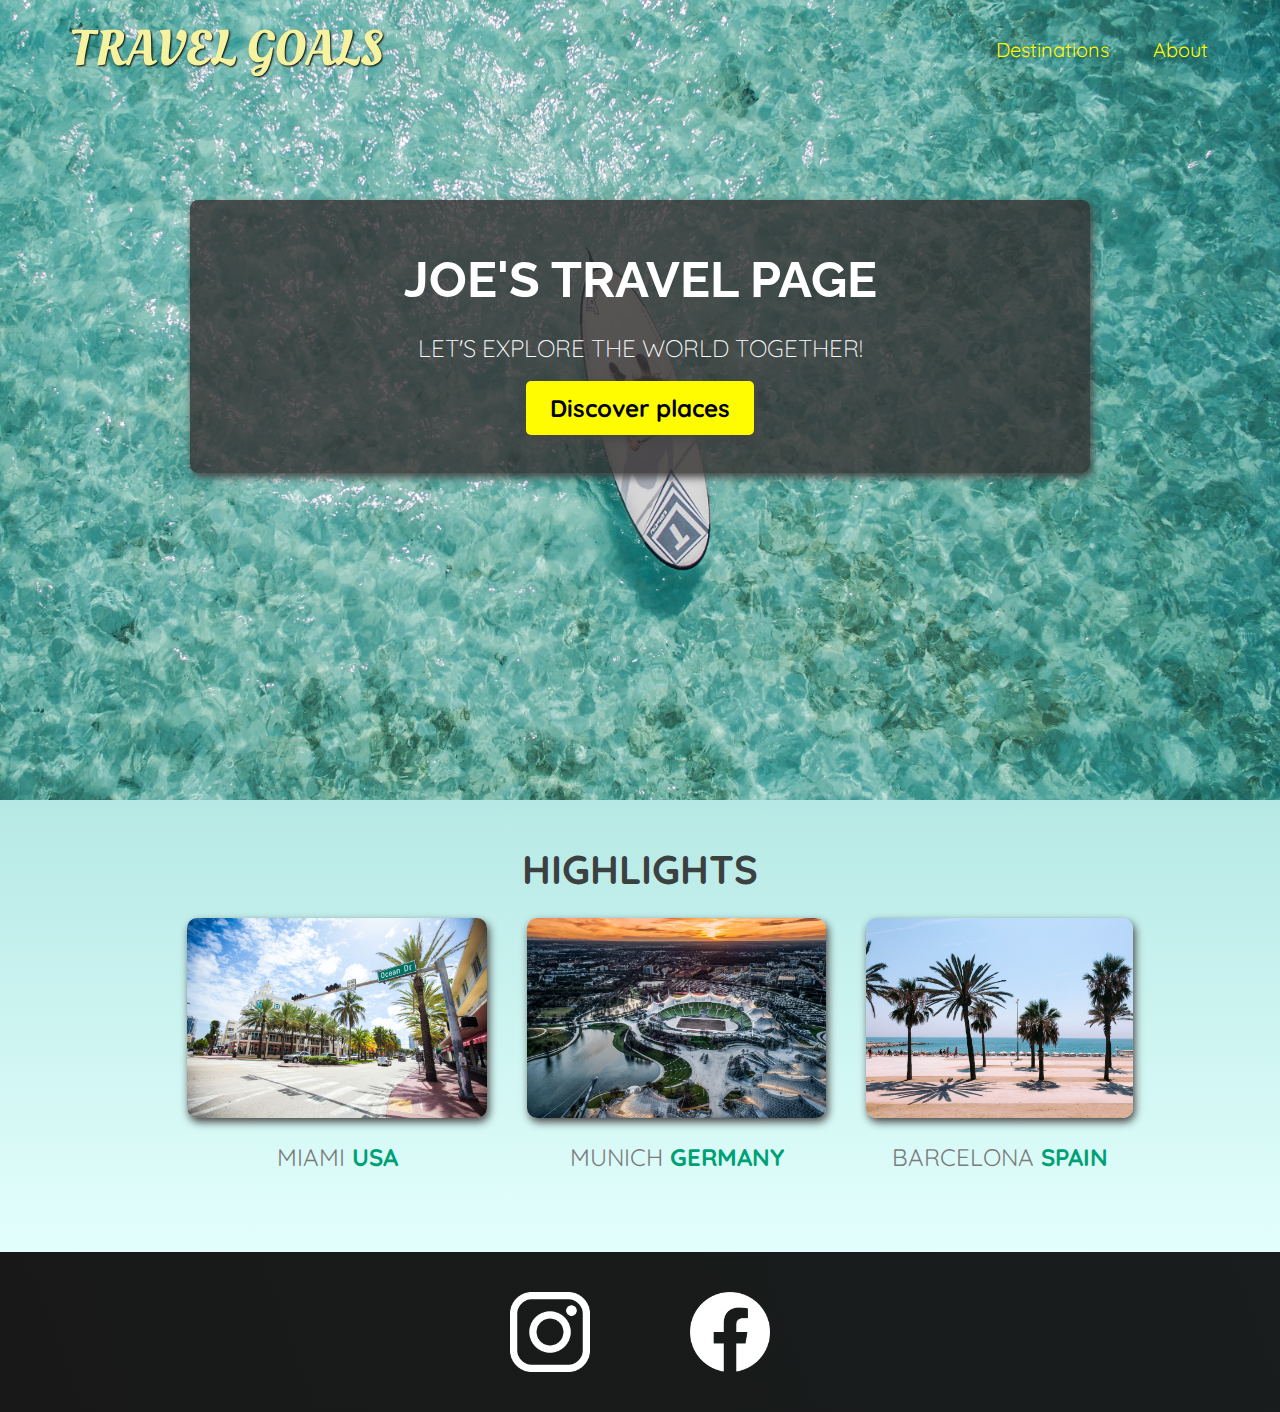
<file: index.html>
<!DOCTYPE html>
<html lang="en">
  <head>
    <meta charset="UTF-8" />
    <meta http-equiv="X-UA-Compatible" content="IE=edge" />
    <meta name="viewport" content="width=device-width, initial-scale=1.0" />
    <link
      href="https://fonts.googleapis.com/css2?family=Raleway:wght@700&family=Oleo+Script:wght@700&family=Quicksand:wght@300;500;700&display=swap"
      rel="stylesheet"
    />
    <link rel="stylesheet" href="shared.css" />
    <link rel="stylesheet" href="style.css" />
    <title>Travel Goals</title>
  </head>
  <body>
    <header>
      <div id="page-logo">
        <a href="/index.html">Travel Goals</a>
      </div>
      <nav>
        <ul>
          <li><a href="/places.html">Destinations</a></li>
          <li><a href="">About</a></li>
        </ul>
      </nav>
    </header>
    <main>
      <section id="hero">
        <div id="hero-content">
          <h1>Joe's Travel page</h1>
          <p>Let's explore the world together!</p>
          <a href="/places.html">Discover places</a>
        </div>
      </section>
      <section id="highlights">
        <h2>Highlights</h2>
        <ul id="destinations">
          <li class="destination">
            <img src="/images/places/miami.jpg" alt="Miami street" />
            <p>MIAMI <strong>USA</strong></p>
          </li>
          <li class="destination">
            <img src="/images/places/munich.jpg" alt="Munich city" />
            <p>MUNICH <strong>GERMANY</strong></p>
          </li>
          <li class="destination">
            <img src="/images/places/barcelona.jpg" alt="Barcelona city" />
            <p>BARCELONA <strong>SPAIN</strong></p>
          </li>
        </ul>
      </section>
    </main>
    <footer>
      <ul>
        <li>
          <a href="https://www.instagram.com"
            ><img src="./images/icons/insta.png" alt="instagram logo"
          /></a>
        </li>
        <li>
          <a href="https://www.facebook.com">
            <img src="./images/icons/facebook.png" alt="facebook logo"></a>
        </li>
      </ul>
    </footer>
  </body>
</html>
</file>
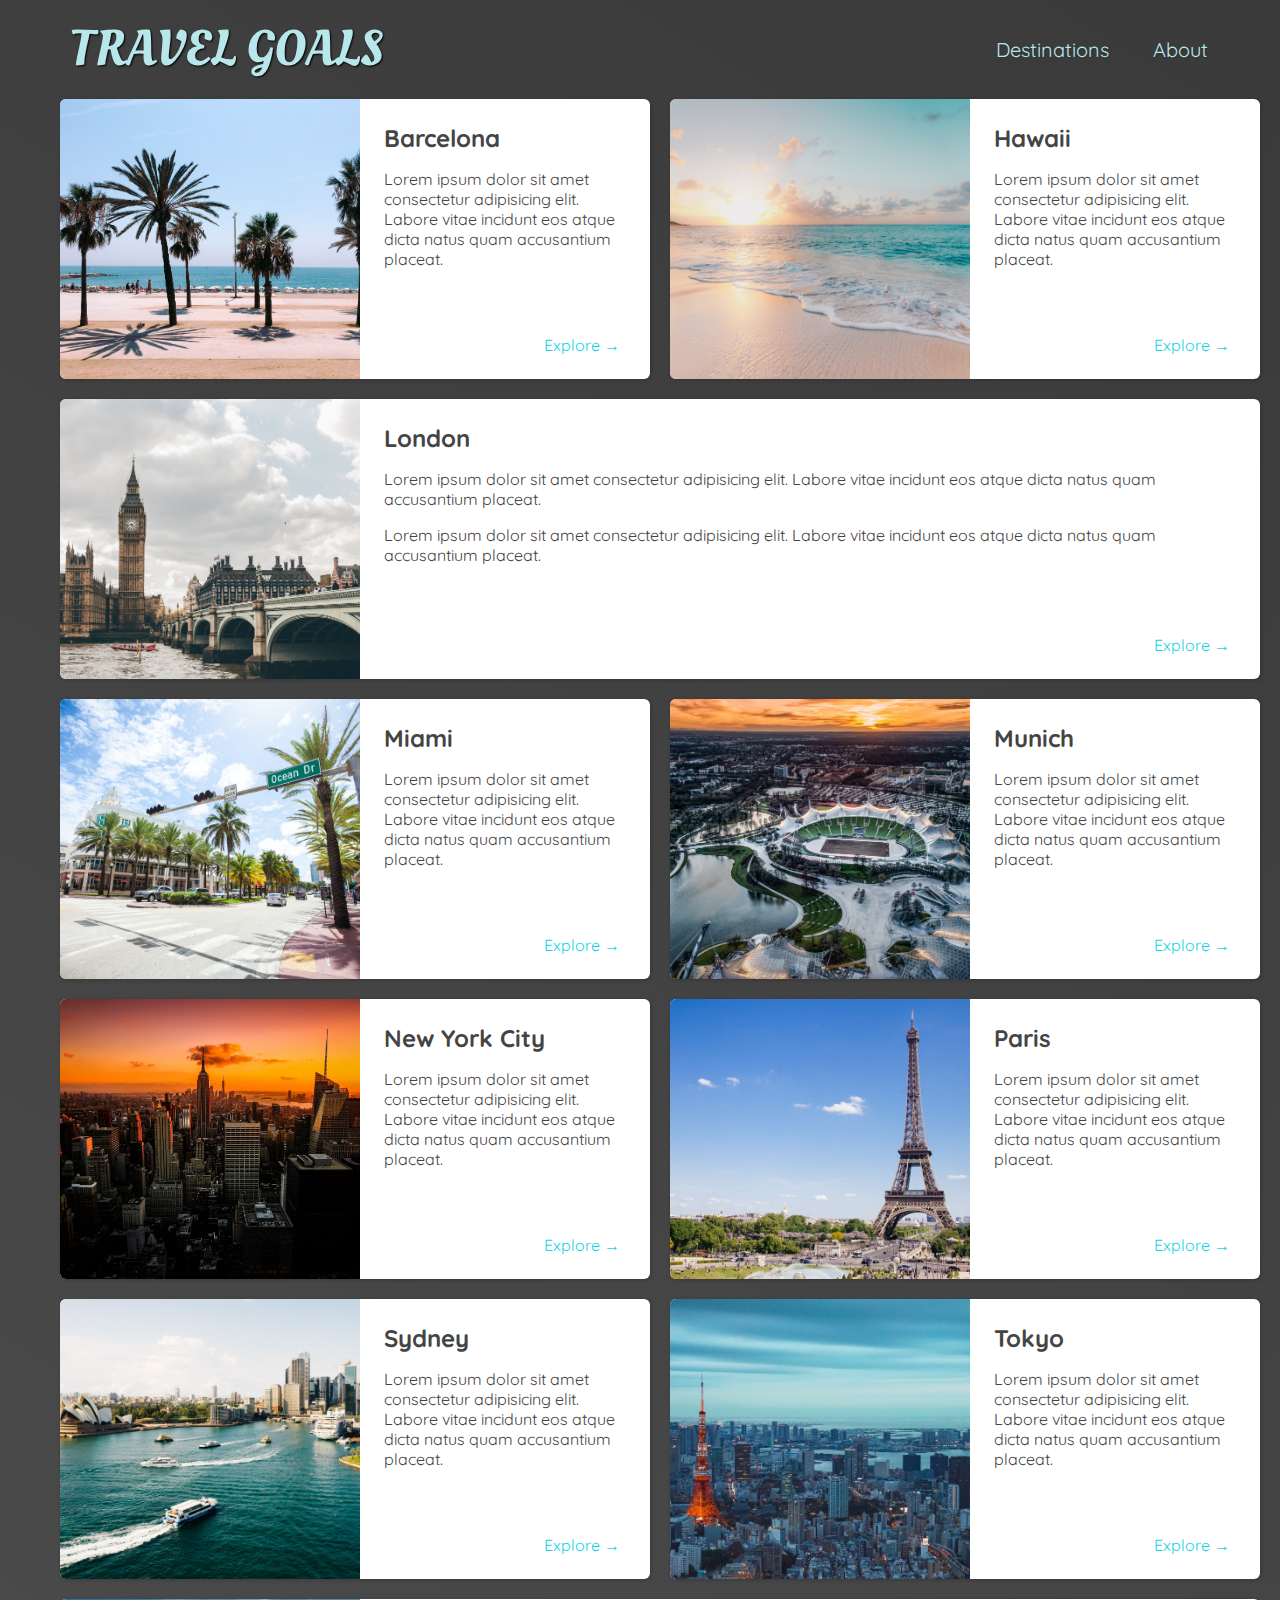
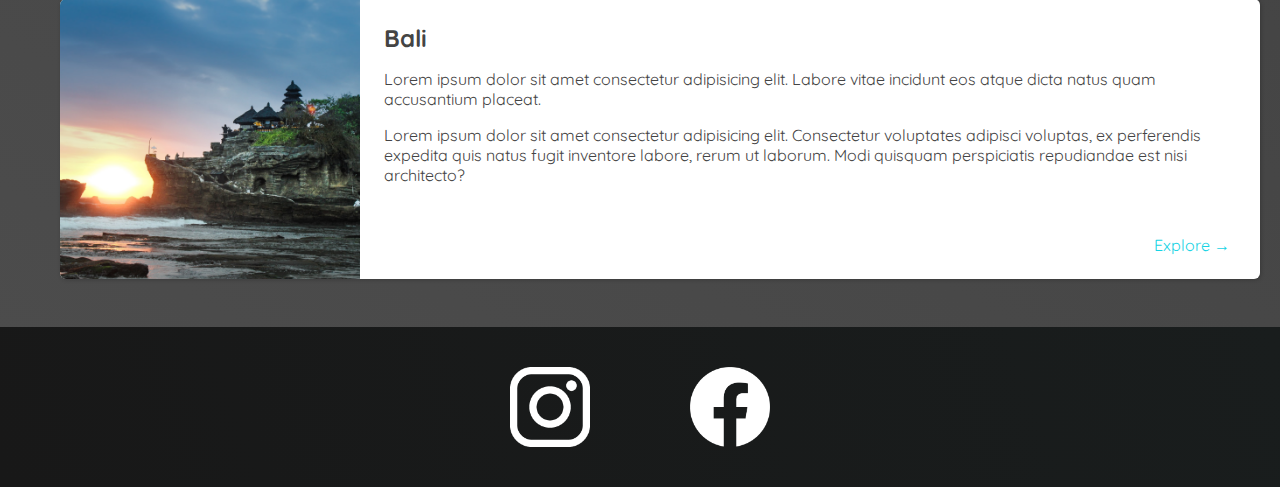
<file: places.html>
<!DOCTYPE html>
<html lang="en">
  <head>
    <meta charset="UTF-8" />
    <meta http-equiv="X-UA-Compatible" content="IE=edge" />
    <meta name="viewport" content="width=device-width, initial-scale=1.0" />
    <link
      href="https://fonts.googleapis.com/css2?family=Raleway:wght@700&family=Oleo+Script:wght@700&family=Quicksand:wght@300;500;700&display=swap"
      rel="stylesheet"
    />
    <link rel="stylesheet" href="shared.css" />
    <link rel="stylesheet" href="places.css" />
    <title>Travel Goals</title>
  </head>
  <body>
    <header>
      <div id="page-logo">
        <a href="/index.html">Travel Goals</a>
      </div>
      <nav>
        <ul>
          <li><a href="/places.html">Destinations</a></li>
          <li><a href="">About</a></li>
        </ul>
      </nav>
    </header>
    <main>
        <ul>
            <li>
              <img src="images/places/barcelona.jpg" alt="City of Barcelona" />
              <div class="item-content">
                <div>
                  <h2>Barcelona</h2>
                  <p>
                    Lorem ipsum dolor sit amet consectetur adipisicing elit. Labore
                    vitae incidunt eos atque dicta natus quam accusantium placeat.
                  </p>
                </div>
                <div class="actions">
                  <a href="https://en.wikipedia.org/wiki/Barcelona">Explore &#x2192</a>
                </div>
              </div>
            </li>
            <li>
              <img src="images/places/hawaii.jpg" alt="Hawaii beach" />
              <div class="item-content">
                <div>
                  <h2>Hawaii</h2>
                  <p>
                    Lorem ipsum dolor sit amet consectetur adipisicing elit. Labore
                    vitae incidunt eos atque dicta natus quam accusantium placeat.
                  </p>
                </div>
                <div class="actions">
                  <a href="hhttps://en.wikipedia.org/wiki/Hawaii">Explore &#x2192</a>
                </div>
              </div>
            </li>
            <li>
              <img src="images/places/london.jpg" alt="London city" />
              <div class="item-content">
                <div>
                  <h2>London</h2>
                  <p>
                    Lorem ipsum dolor sit amet consectetur adipisicing elit. Labore
                    vitae incidunt eos atque dicta natus quam accusantium placeat.
                  </p>
                  <p>
                    Lorem ipsum dolor sit amet consectetur adipisicing elit. Labore
                    vitae incidunt eos atque dicta natus quam accusantium placeat.
                  </p>
                </div>
                <div class="actions">
                  <a href="https://en.wikipedia.org/wiki/London">Explore &#x2192</a>
                </div>
              </div>
            </li>
            <li>
              <img src="images/places/miami.jpg" alt="Miami streets" />
              <div class="item-content">
                <div>
                  <h2>Miami</h2>
                  <p>
                    Lorem ipsum dolor sit amet consectetur adipisicing elit. Labore
                    vitae incidunt eos atque dicta natus quam accusantium placeat.
                  </p>
                </div>
                <div class="actions">
                  <a href="https://en.wikipedia.org/wiki/Miami">Explore &#x2192</a>
                </div>
              </div>
            </li>
            <li>
              <img src="images/places/munich.jpg" alt="Munich football stadium" />
              <div class="item-content">
                <div>
                  <h2>Munich</h2>
                  <p>
                    Lorem ipsum dolor sit amet consectetur adipisicing elit. Labore
                    vitae incidunt eos atque dicta natus quam accusantium placeat.
                  </p>
                </div>
                <div class="actions">
                  <a href="https://en.wikipedia.org/wiki/Munich">Explore &#x2192</a>
                </div>
              </div>
            </li>
            <li>
              <img src="images/places/new-york-city.jpg" alt="New York City skyline" />
              <div class="item-content">
                <div>
                  <h2>New York City</h2>
                  <p>
                    Lorem ipsum dolor sit amet consectetur adipisicing elit. Labore
                    vitae incidunt eos atque dicta natus quam accusantium placeat.
                  </p>
                </div>
                <div class="actions">
                  <a href="https://en.wikipedia.org/wiki/New_York_City"
                    >Explore &#x2192</a
                  >
                </div>
              </div>
            </li>
            <li>
              <img src="images/places/paris.jpg" alt="Paris city" />
              <div class="item-content">
                <div>
                  <h2>Paris</h2>
                  <p>
                    Lorem ipsum dolor sit amet consectetur adipisicing elit. Labore
                    vitae incidunt eos atque dicta natus quam accusantium placeat.
                  </p>
                </div>
                <div class="actions">
                  <a href="https://en.wikipedia.org/wiki/Paris">Explore &#x2192</a>
                </div>
              </div>
            </li>
            <li>
              <img src="images/places/sydney.jpg" alt="Sydney beach" />
              <div class="item-content">
                <div>
                  <h2>Sydney</h2>
                  <p>
                    Lorem ipsum dolor sit amet consectetur adipisicing elit. Labore
                    vitae incidunt eos atque dicta natus quam accusantium placeat.
                  </p>
                </div>
                <div class="actions">
                  <a href="https://en.wikipedia.org/wiki/Sydney">Explore &#x2192</a>
                </div>
              </div>
            </li>
            <li>
              <img src="images/places/tokyo.jpg" alt="Tokyo skyline" />
              <div class="item-content">
                <div>
                  <h2>Tokyo</h2>
                  <p>
                    Lorem ipsum dolor sit amet consectetur adipisicing elit. Labore
                    vitae incidunt eos atque dicta natus quam accusantium placeat.
                  </p>
                </div>
                <div class="actions">
                  <a href="https://en.wikipedia.org/wiki/Tokyo">Explore &#x2192</a>
                </div>
              </div>
            </li>
            <li>
              <img src="images/places/bali.jpg" alt="Bali beach" />
              <div class="item-content">
                <div>
                  <h2>Bali</h2>
                  <p>
                    Lorem ipsum dolor sit amet consectetur adipisicing elit. Labore
                    vitae incidunt eos atque dicta natus quam accusantium placeat. 
                    </p>
                    <p>
                    Lorem ipsum dolor sit amet consectetur adipisicing elit. Consectetur voluptates adipisci voluptas, ex perferendis expedita quis natus fugit inventore labore, rerum ut laborum. Modi quisquam perspiciatis repudiandae est nisi architecto?
                  </p>
                </div>
                <div class="actions">
                  <a href="https://en.wikipedia.org/wiki/Bali">Explore &#x2192</a>
                </div>
              </div>
            </li>
          </ul>
    </main>
    <footer>
      <ul>
        <li>
          <a href="https://www.imstagram.com"
            ><img src="./images/icons/insta.png" alt="instagram logo"
          /></a>
        </li>
        <li>
          <a href="https://www.facebook.com">
            <img src="./images/icons/facebook.png" alt="facebook logo"
          /></a>
        </li>
      </ul>
    </footer>
  </body>
</html>
</file>
<file: shared.css>
body {
  font-family: "Quicksand", sans-serif;
  margin: 0;
}



ul {
  list-style: none;
  margin: 0;
  /* padding: 0; */
  /* display: flex; */
  /* justify-content: flex-end; */
}

header {
  display: flex;
  justify-content: space-between;
  align-items: center;
  padding: 15px 60px;
  position: absolute;
  width: 100%;
  box-sizing: border-box;
}

#page-logo a {
  padding: 10px;
  font-family: "Oleo Script", sans-serif;
  color: rgb(245, 243, 160);
  font-size: 50px;
  text-decoration: none;
  text-transform: uppercase;
  text-shadow: 1px 1px 2px rgb(0, 0, 0);
}

header ul {
  display: flex;
}

header li {
  margin-left: 20px;
}

header a {
  color: rgb(255, 251, 0);
  text-decoration: none;
  font-size: 20px;
  padding: 12px;
  text-shadow: 1px 1px 2px rgba(0, 0, 0, 0.2);
  /* border-radius: 6px;    the instructor put here but i put in a:  */
}

header nav a:hover {
  color: rgb(77, 77, 77);
  background-color: rgb(255, 251, 0);
  border-radius: 6px;
}

footer {
  background: linear-gradient(70deg, rgb(24, 24, 24), rgb(25, 29, 29));
}

footer ul {
  display: flex;
  justify-content: center;
  padding: 40px;
}

footer li {
  width: 80px;
  height: 80px;
  margin: 0 50px;
  
}

footer img {
  width: 100%;
  height: 100%;
  
}
</file>
<file: style.css>
#hero {
  height: 800px;
  background-image: url("/images/places/ocean.jpeg");
  background-position: center;
  background-size: cover;
}

#hero-content {
  width: 900px;
  background-color: rgba(51, 47, 47, 0.8);
  box-shadow: 2px 4px 8px rgb(68, 67, 67);
  border-radius: 8px;
  text-align: center;
  padding: 50px 0;
  margin: 0 auto;
  position: relative;
  top: 200px;
}

#hero-content h1 {
  color: white;
  text-transform: uppercase;
  font-size: 50px;
  font-family: "Raleway", sans-serif;
  margin: 0;
}

#hero-content p {
  color: white;
  text-transform: uppercase;
  font-size: 24px;
  font-weight: 100;
  margin-bottom: 30px;
}

#hero-content a {
  text-decoration: none;
  background-color: rgb(255, 251, 0);
  padding: 12px 24px;
  color: black;
  font-size: 24px;
  font-weight: bold;
  border-radius: 5px;
  box-shadow: 2px 4px 8px rgb(68, 67, 67);
}

#hero-content a:hover {
  background-color: rgb(248, 238, 0);
}

#highlights {
  padding: 20px;
  background: linear-gradient(0deg, rgb(227, 255, 253), rgb(182, 233, 229))

}

#highlights h2 {
  text-transform: uppercase;
  text-align: center;
  font-size: 40px;
  color: rgb(59, 65, 64);
  margin: 24px;
}

#destinations {
  display: flex;
  justify-content: center;
  /* list-style: none; */
  width: 90%;
  margin: auto;
  margin-bottom: 40px;
}

.destination {
  margin: 0 20px;
  text-transform: uppercase;

}

.destination img {
  height: 200px;
  width: 100%; /* use % means %of flex item */
  box-shadow: 2px 4px 8px rgb(68, 67, 67);
  border-radius: 10px;
  object-fit: cover;
}

.destination p {
  text-align: center;
  font-size: 24px;
  color: rgb(124, 123, 123);
  margin: 20px 0;
}

.destination strong {
  color: rgb(0, 160, 117);
}
</file>
<file: places.css>
body {
  background: linear-gradient(30deg, rgb(77, 77, 77), rgb(58, 58, 58));
  color: rgb(68, 68, 68);
}

#page-logo a {
  color: rgb(183, 230, 235);
}

header {
  position: static;
}

header a {
  color: rgb(183, 230, 235);
}

header nav a:hover{
  background-color: rgb(183, 230, 235);
  color: rgb(59, 59, 59);
}

main ul {
  width: 1200px;
  margin: 0 auto 48px auto;
  display: grid;
  grid-template-columns: 1fr 1fr;
  gap: 20px 20px;
}

li:nth-of-type(3) {
grid-column: 1 / span 2;
}

li:nth-of-type(10) {
  grid-column: 1 / span 2;
  }
  


main li {
  display: flex;
  background-color: white;
  box-shadow: 1px 1px 4px rgba(0, 0, 0, 0.2);
  border-radius: 6px;
  overflow: hidden;
 
}

main li img {
  width: 300px;
  height: 280px;
  object-fit: cover;
}

.item-content {
  padding: 24px;
  display: flex;
  flex-direction: column;
  justify-content: space-between;
}

.item-content h2 {
  margin: 0;
}

.actions {
  text-align: right;
}

.actions a {
  text-decoration: none;
  padding: 6px;
  color: rgb(22, 211, 228);
  border-radius: 5px; /* Don't put in :hover property. It may cause troble */
}

.actions a:hover {
  background-color: rgb(235, 253, 255);
}
</file>
